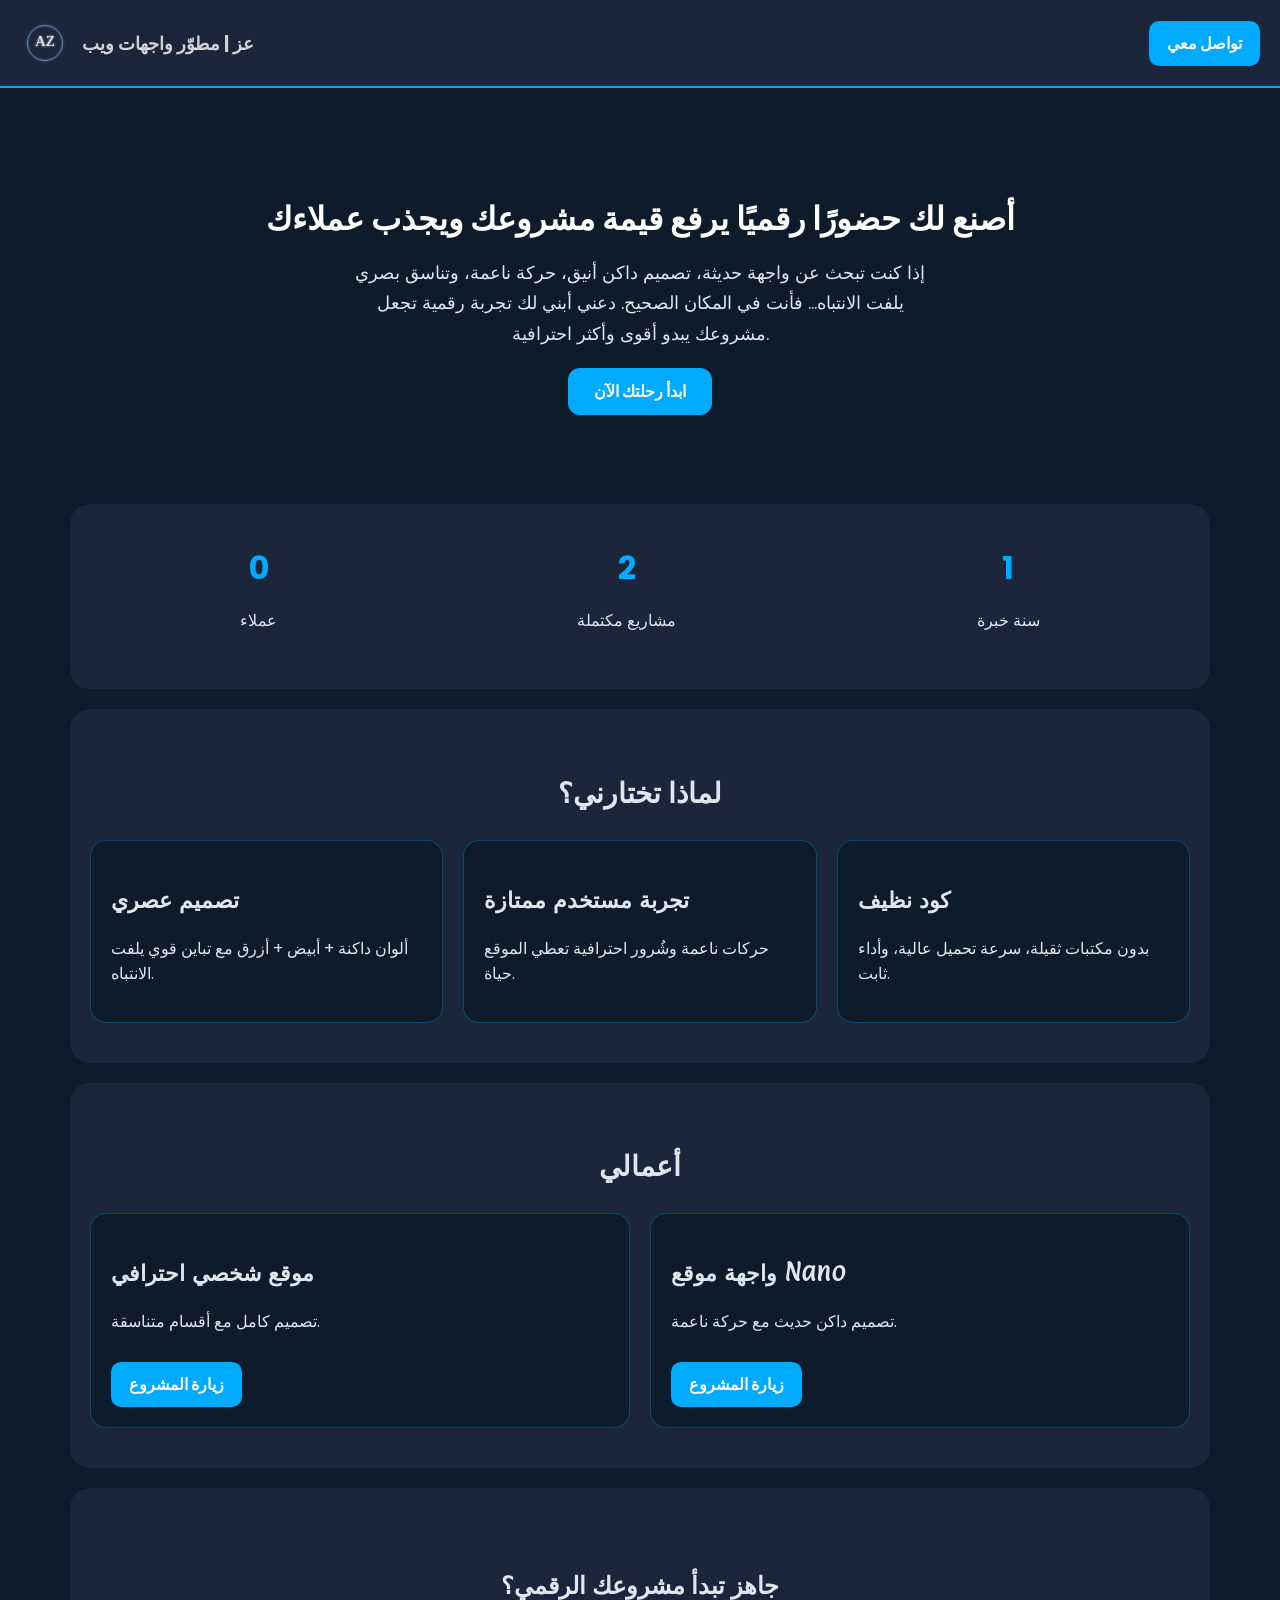
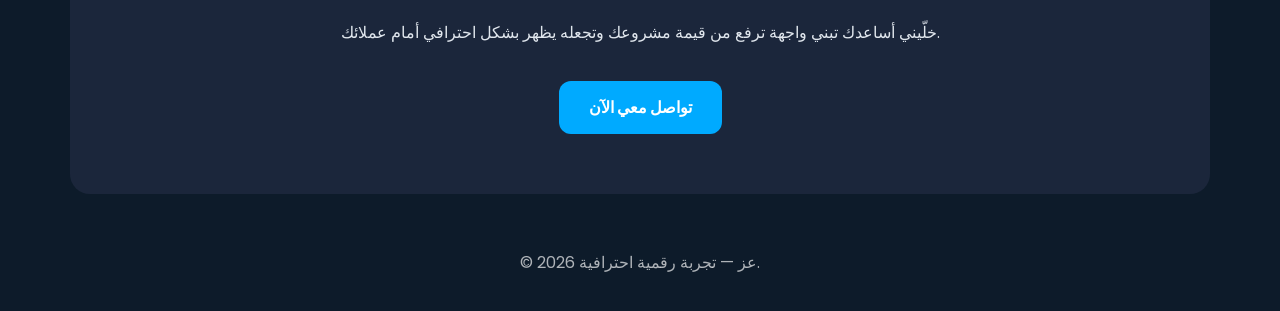
<file: index.html>
<!DOCTYPE html>
<html lang="ar">
<head>
    <meta charset="UTF-8">
    <meta name="viewport" content="width=device-width, initial-scale=1.0">
    <title>عز | تجربة رقمية احترافية</title>

    <style>
    @import url('https://fonts.googleapis.com/css2?family=Paprika&family=Playfair+Display:wght@400;700&family=Poppins:wght@400;700&display=swap');
    </style>

    <link rel="stylesheet" href="style.css">
</head>
<body>

    <!-- الهيدر -->
    <header class="header">
        <div class="logo">
            <img src="logo.svg" class="logo-svg" alt="شعار عز">
            <span class="logo-text">عز | مطوّر واجهات ويب</span>
        </div>

        <div class="header-links">
            <a href="contact.html" class="header-btn">تواصل معي</a>
        </div>
    </header>

    <!-- هيرو -->
    <section class="hero">
        <div class="hero-content">
            <h1 class="hero-title">أصنع لك حضورًا رقميًا يرفع قيمة مشروعك ويجذب عملاءك</h1>
            <p class="hero-desc">
                إذا كنت تبحث عن واجهة حديثة، تصميم داكن أنيق، حركة ناعمة، وتناسق بصري يلفت الانتباه… فأنت في المكان الصحيح.
                دعني أبني لك تجربة رقمية تجعل مشروعك يبدو أقوى وأكثر احترافية.
            </p>
            <a href="#services" class="hero-btn">ابدأ رحلتك الآن</a>
        </div>
    </section>

    <!-- عدّاد -->
    <section class="stats-section glow">
        <div class="stats">
            <div class="stat">
                <span class="num" data-target="0">0</span>
                <p>عملاء</p>
            </div>
            <div class="stat">
                <span class="num" data-target="2">0</span>
                <p>مشاريع مكتملة</p>
            </div>
            <div class="stat">
                <span class="num" data-target="1">0</span>
                <p>سنة خبرة</p>
            </div>
        </div>
    </section>

    <!-- لماذا تختارني -->
    <section id="services" class="section glow">
        <h2 class="section-title">لماذا تختارني؟</h2>

        <div class="features">
            <div class="feature">
                <h3>تصميم عصري</h3>
                <p>ألوان داكنة + أبيض + أزرق مع تباين قوي يلفت الانتباه.</p>
            </div>

            <div class="feature">
                <h3>تجربة مستخدم ممتازة</h3>
                <p>حركات ناعمة وشُرور احترافية تعطي الموقع حياة.</p>
            </div>

            <div class="feature">
                <h3>كود نظيف</h3>
                <p>بدون مكتبات ثقيلة، سرعة تحميل عالية، وأداء ثابت.</p>
            </div>
        </div>
    </section>

    <!-- أعمالي -->
    <section id="projects" class="section glow">
        <h2 class="section-title">أعمالي</h2>

        <div class="cards">
            <div class="card">
                <h3>موقع شخصي احترافي</h3>
                <p>تصميم كامل مع أقسام متناسقة.</p>
                <a href="https://azoooozzzzz412-design.github.io/pages/" class="visit-btn">زيارة المشروع</a>
            </div>

            <div class="card">
                <h3>واجهة موقع Nano</h3>
                <p>تصميم داكن حديث مع حركة ناعمة.</p>
                <a href="https://azoooozzzzz412-design.github.io/nano/" class="visit-btn">زيارة المشروع</a>
            </div>
        </div>
    </section>

    <!-- CTA -->
    <section class="cta-section glow">
        <h2>جاهز تبدأ مشروعك الرقمي؟</h2>
        <p>خلّيني أساعدك تبني واجهة ترفع من قيمة مشروعك وتجعله يظهر بشكل احترافي أمام عملائك.</p>
        <a href="contact.html" class="cta-btn">تواصل معي الآن</a>
    </section>

    <footer class="footer">
        <p>© 2026 عز — تجربة رقمية احترافية.</p>
    </footer>

    <script src="script.js"></script>
</body>
</html>
</file>
<file: style.css>
/* ============================
   إعدادات عامة
============================ */
body {
    margin: 0;
    background: #0d1b2a;
    color: #e0e6ed;
    font-family: "Poppins", sans-serif;
    opacity: 0;
    transition: opacity 1s ease;
}

body.page-loaded {
    opacity: 1;
}

a {
    text-decoration: none;
}

/* عناصر الأنيميشن قبل الظهور */
.hero-title,
.hero-desc,
.stat,
.feature,
.card,
.section-title {
    opacity: 0;
    transform: translateY(30px);
    transition: all 0.8s ease;
}

/* عند إضافة show */
.show {
    opacity: 1 !important;
    transform: translateY(0) !important;
}

/* ============================
   الهيدر
============================ */
.header {
    display: flex;
    justify-content: space-between;
    align-items: center;
    padding: 18px 20px;
    background: #1b263b;
    border-bottom: 2px solid #00aaff;
}

.logo {
    display: flex;
    align-items: center;
    gap: 12px;
}

.logo-svg {
    width: 50px;
}

.logo-text {
    font-size: 18px;
    font-weight: 700;
    color: #ffffffcc;
}

.header-links {
    display: flex;
    align-items: center;
}

.header-btn {
    padding: 10px 18px;
    background: #00aaff;
    color: #fff;
    border-radius: 10px;
    font-weight: 700;
    transition: 0.2s;
}

.header-btn:hover {
    background: #0088cc;
}

/* ============================
   قسم الهيرو
============================ */
.hero {
    padding: 80px 20px;
    text-align: center;
}

.hero-title {
    font-size: 32px;
    color: #ffffff;
    margin-bottom: 20px;
    font-family: "Playfair Display", serif;
}

.hero-desc {
    font-size: 18px;
    max-width: 600px;
    margin: 0 auto 30px;
    line-height: 1.7;
}

.hero-btn {
    padding: 12px 26px;
    background: #00aaff;
    color: #fff;
    border-radius: 12px;
    font-weight: 700;
    transition: 0.2s;
}

.hero-btn:hover {
    background: #0088cc;
}

/* ============================
   شُرور (glow)
============================ */
.glow {
    position: relative;
    overflow: hidden;
}

.glow::before {
    content: "";
    position: absolute;
    top: 0;
    left: -150%;
    width: 120%;
    height: 100%;
    background: linear-gradient(120deg, transparent, rgba(0,170,255,0.25), transparent);
    transform: skewX(-20deg);
    animation: shineMove 4s infinite linear;
}

@keyframes shineMove {
    0% { left: -150%; }
    100% { left: 150%; }
}

/* ============================
   عدّاد
============================ */
.stats-section {
    padding: 40px 20px;
    background: #1b263b;
    border-radius: 20px;
    margin: 20px auto;
    max-width: 1100px;
}

.stats {
    display: flex;
    justify-content: space-around;
    text-align: center;
}

.stat .num {
    font-size: 32px;
    color: #00aaff;
    font-weight: 700;
}

.stat p {
    font-size: 16px;
}

/* ============================
   لماذا تختارني
============================ */
.section {
    padding: 40px 20px;
    background: #1b263b;
    margin: 20px auto;
    border-radius: 20px;
    max-width: 1100px;
}

.section-title {
    font-size: 28px;
    margin-bottom: 30px;
    text-align: center;
    font-family: "Playfair Display", serif;
}

.features {
    display: grid;
    grid-template-columns: repeat(auto-fit, minmax(240px, 1fr));
    gap: 20px;
}

.feature {
    background: #0d1b2a;
    padding: 20px;
    border-radius: 16px;
    border: 1px solid #00aaff55;
    transition: 0.2s;
}

.feature h3 {
    font-family: "Paprika", cursive;
    font-size: 22px;
}

.feature:hover {
    transform: translateY(-4px);
    border-color: #00aaff;
}

/* ============================
   أعمالي
============================ */
.cards {
    display: grid;
    grid-template-columns: repeat(auto-fit, minmax(240px, 1fr));
    gap: 20px;
}

.card {
    background: #0d1b2a;
    padding: 20px;
    border-radius: 16px;
    border: 1px solid #00aaff55;
    transition: 0.2s;
}

.card h3 {
    font-family: "Paprika", cursive;
    font-size: 22px;
}

.card:hover {
    transform: translateY(-4px);
    border-color: #00aaff;
}

.visit-btn {
    display: inline-block;
    margin-top: 12px;
    padding: 10px 18px;
    background: #00aaff;
    color: #fff;
    border-radius: 10px;
    font-weight: 700;
    transition: 0.2s;
}

.visit-btn:hover {
    background: #0088cc;
}

/* ============================
   CTA
============================ */
.cta-section {
    text-align: center;
    padding: 60px 20px;
    background: #1b263b;
    border-radius: 20px;
    margin: 20px auto;
    max-width: 1100px;
}

.cta-section h2 {
    font-family: "Playfair Display", serif;
}

.cta-btn {
    display: inline-block;
    margin-top: 20px;
    padding: 14px 30px;
    background: #00aaff;
    color: #fff;
    border-radius: 12px;
    font-weight: 700;
    transition: 0.2s;
}

.cta-btn:hover {
    background: #0088cc;
}

/* ============================
   صفحة التواصل
============================ */
.contact-page {
    padding: 80px 20px;
    display: flex;
    justify-content: center;
    align-items: center;
}

.contact-box {
    background: #1b263b;
    padding: 40px;
    border-radius: 20px;
    max-width: 500px;
    text-align: center;
    opacity: 0;
    transform: translateY(30px);
    transition: all 0.8s ease;
}

.contact-box.show {
    opacity: 1;
    transform: translateY(0);
}

.contact-box h1 {
    font-size: 32px;
    margin-bottom: 20px;
    color: #fff;
    font-family: "Playfair Display", serif;
}

.contact-box .desc {
    font-size: 18px;
    margin-bottom: 30px;
    color: #e0e6ed;
}

.phone-box,
.email-box {
    background: #0d1b2a;
    padding: 20px;
    border-radius: 12px;
    border: 1px solid #00aaff55;
    margin-bottom: 30px;
}

.phone-label,
.email-label {
    display: block;
    font-size: 18px;
    color: #ffffffaa;
}

.phone-number,
.email-address {
    font-size: 22px;
    font-weight: 700;
    color: #00aaff;
}

.whatsapp-contact {
    display: flex;
    align-items: center;
    gap: 10px;
    background: #25D366;
    color: #fff;
    padding: 12px 20px;
    border-radius: 12px;
    font-weight: 700;
    margin-bottom: 30px;
    transition: 0.2s;
}

.whatsapp-contact img {
    width: 26px;
}

.whatsapp-contact:hover {
    background: #1ebe5d;
}

.contact-form input,
.contact-form textarea {
    width: 100%;
    padding: 14px;
    margin-bottom: 14px;
    border-radius: 10px;
    border: none;
    background: #0d1b2a;
    color: #fff;
}

.contact-form button {
    padding: 14px 20px;
    background: #00aaff;
    border: none;
    border-radius: 12px;
    color: #fff;
    font-weight: 700;
    cursor: pointer;
}

.back-btn {
    display: inline-block;
    padding: 12px 26px;
    background: #00aaff;
    color: #fff;
    border-radius: 12px;
    font-weight: 700;
    transition: 0.2s;
}

.back-btn:hover {
    background: #0088cc;
}

/* ============================
   الفوتر
============================ */
.footer {
    text-align: center;
    padding: 20px;
    color: #ffffffaa;
}

/* ============================
   الجوال
============================ */
@media (max-width: 600px) {
    .stats {
        flex-direction: column;
        gap: 20px;
    }

    .hero-title {
        font-size: 26px;
    }

    .hero-desc {
        font-size: 16px;
    }

    .section-title {
        font-size: 24px;
    }
}
</file>
